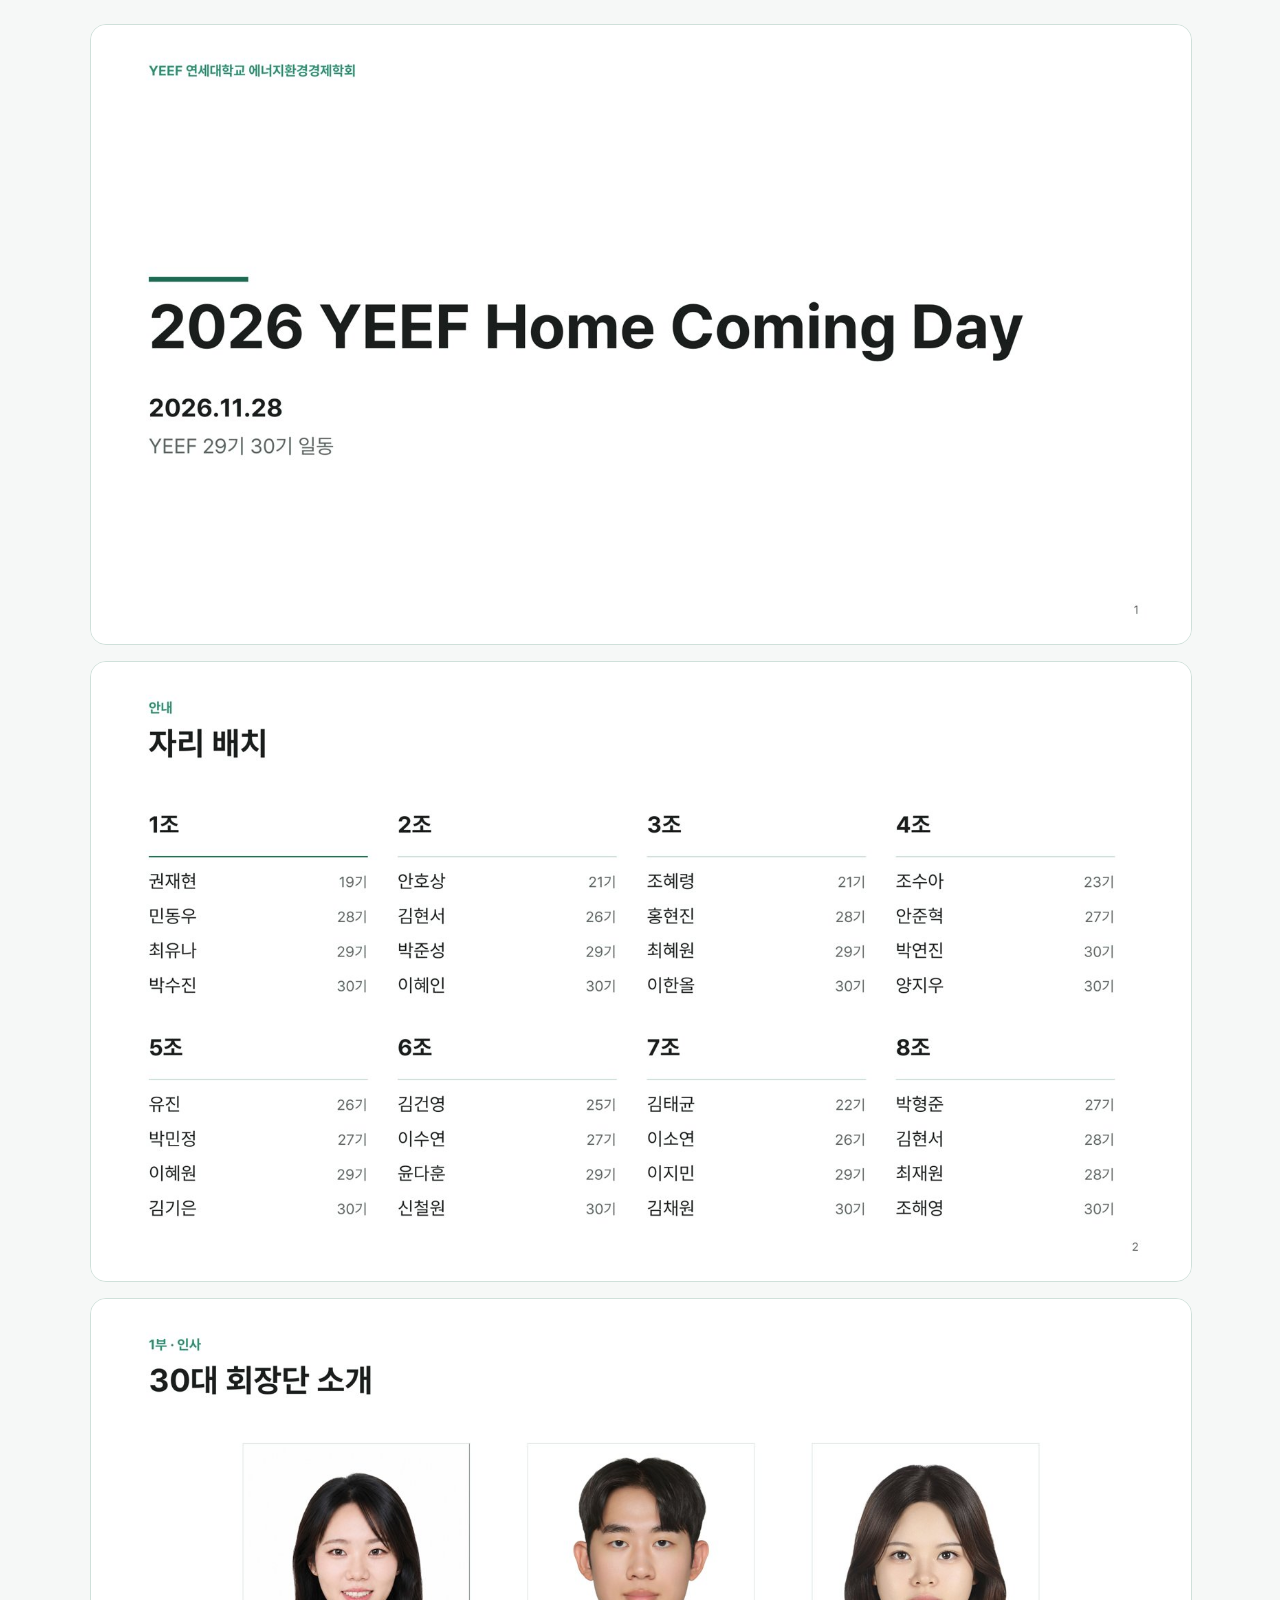
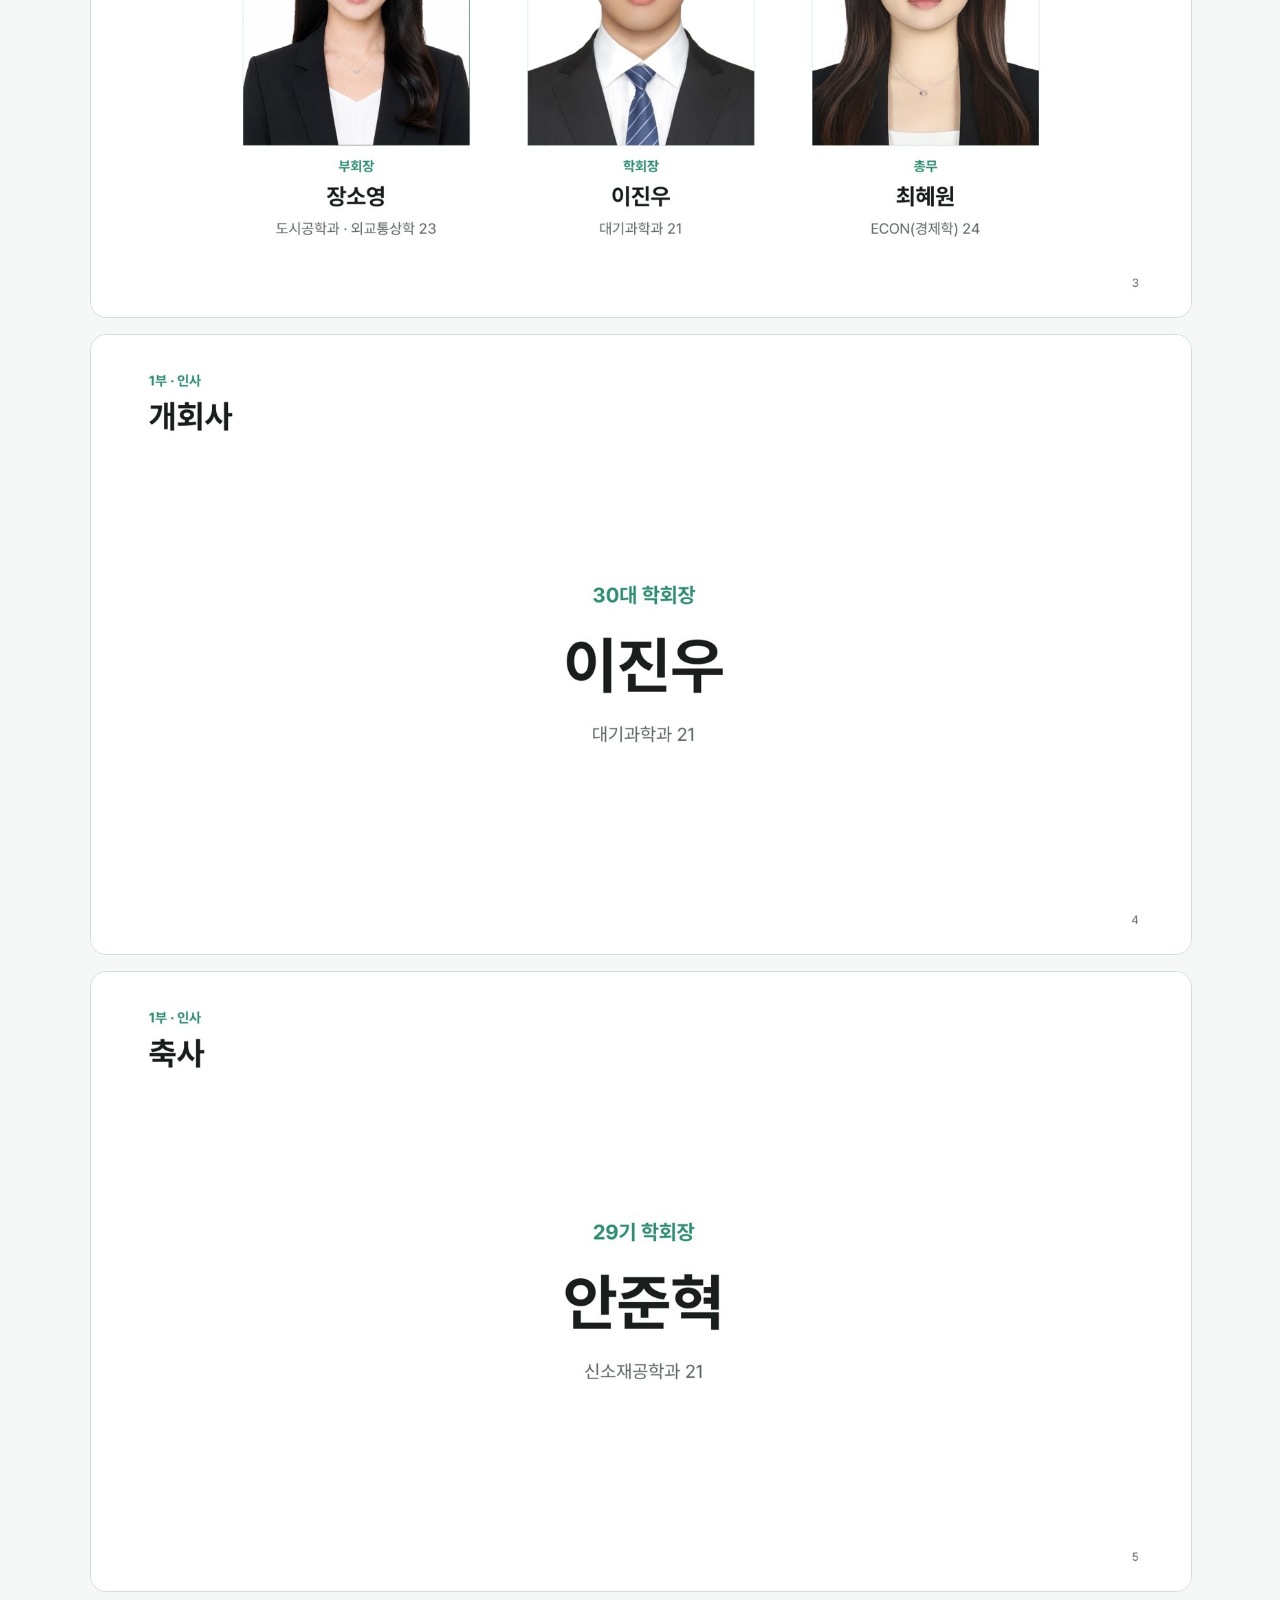
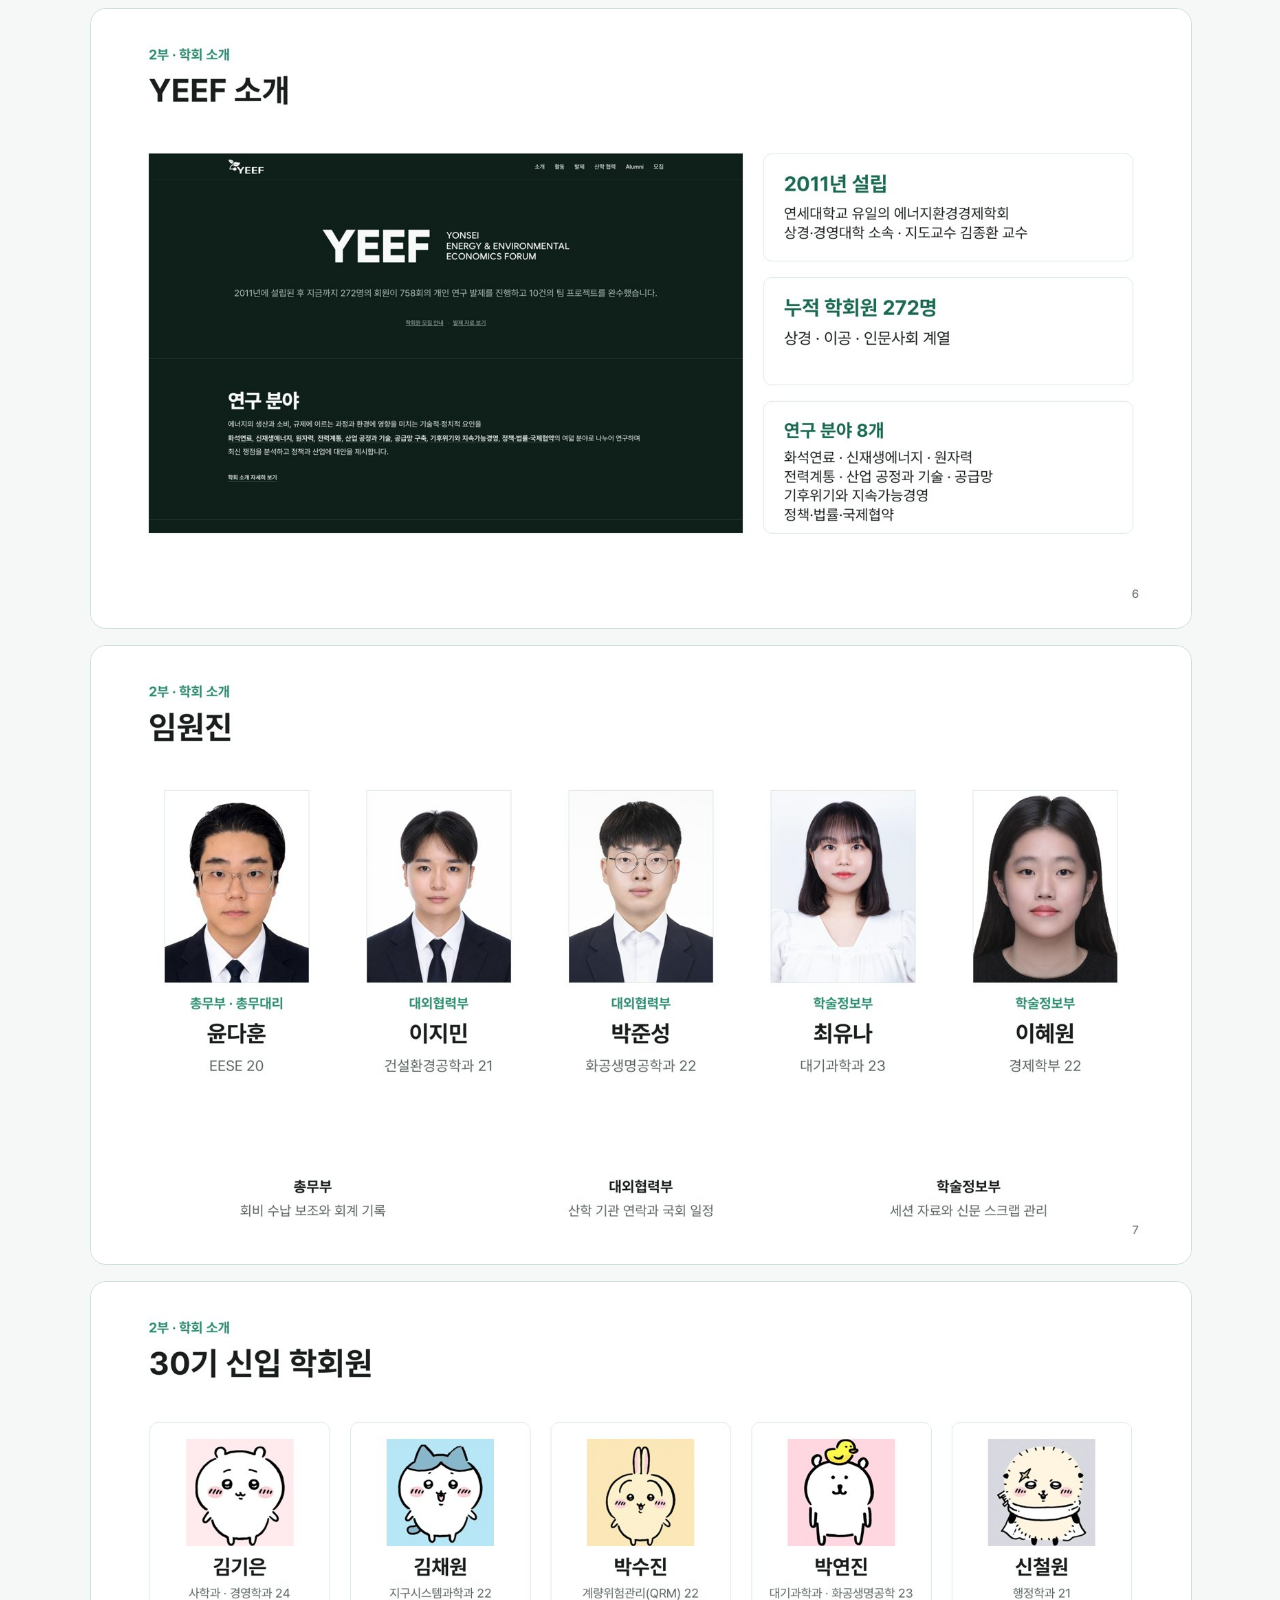
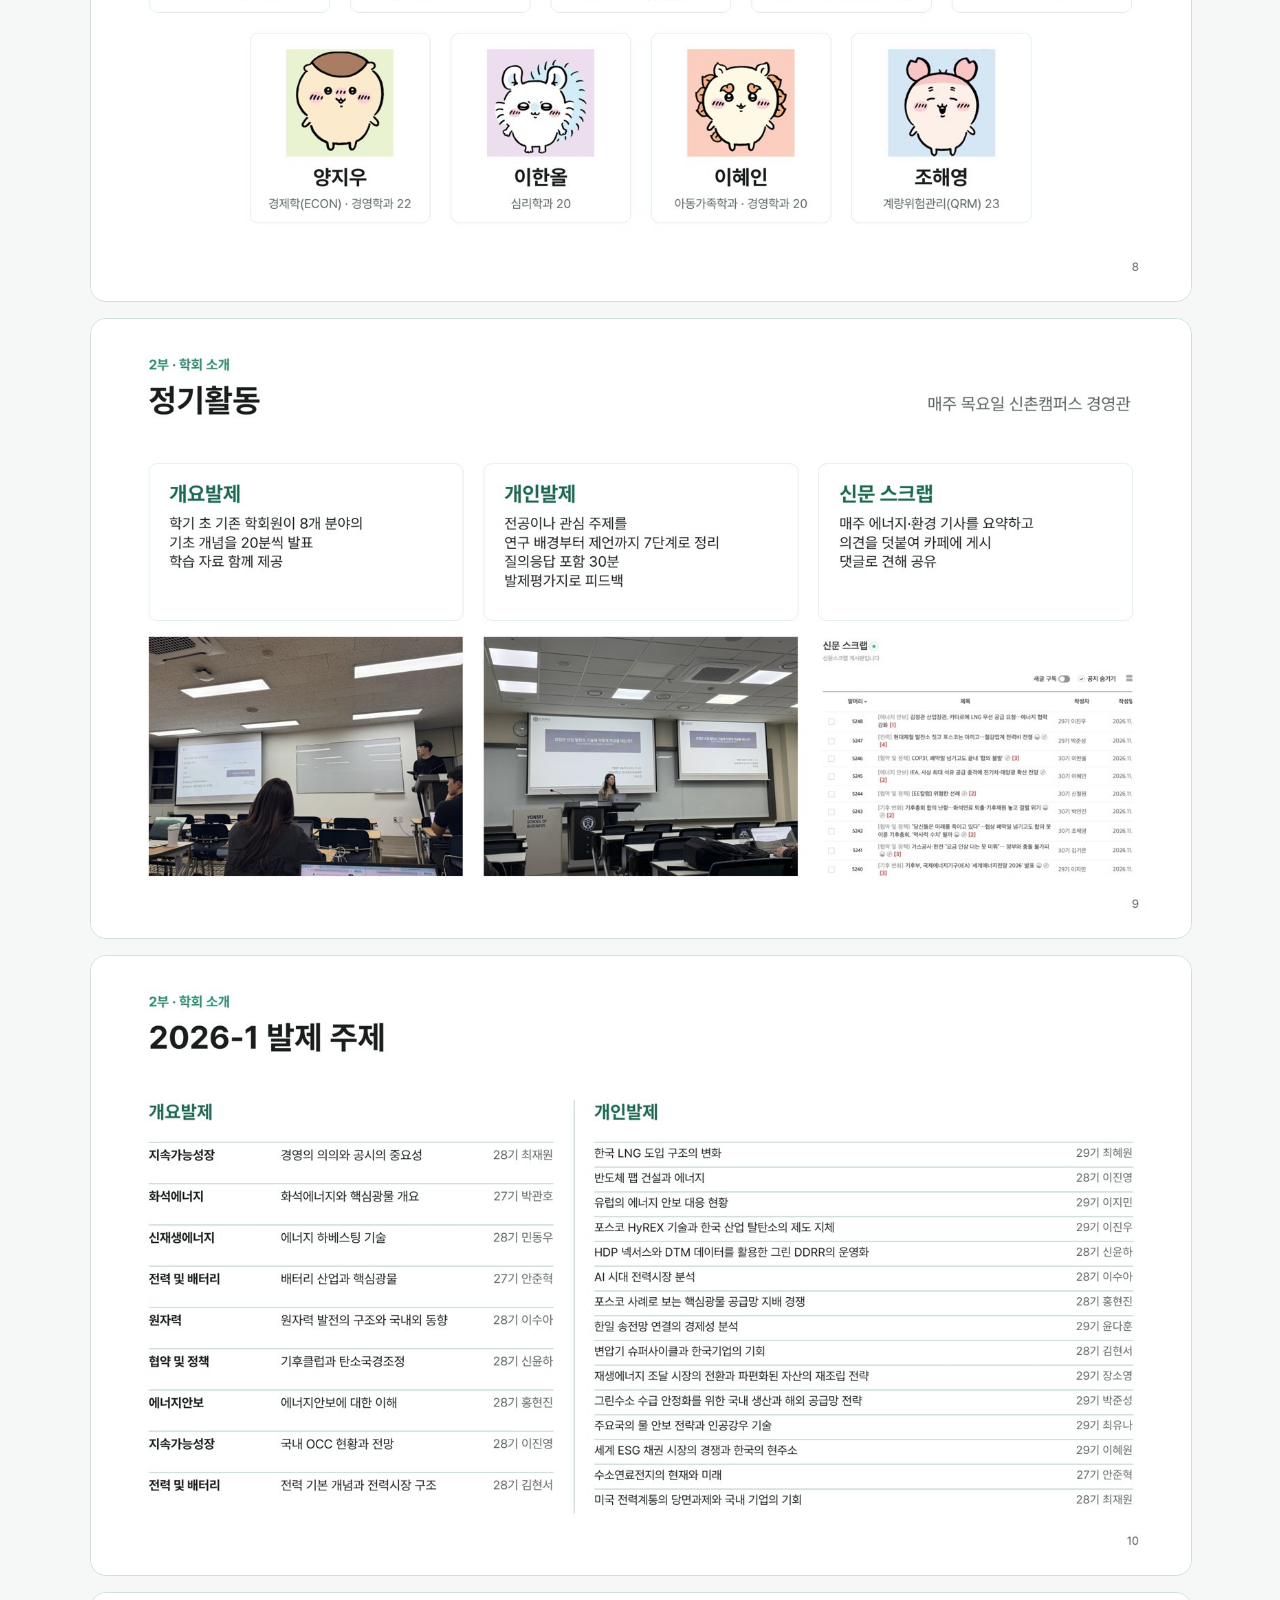
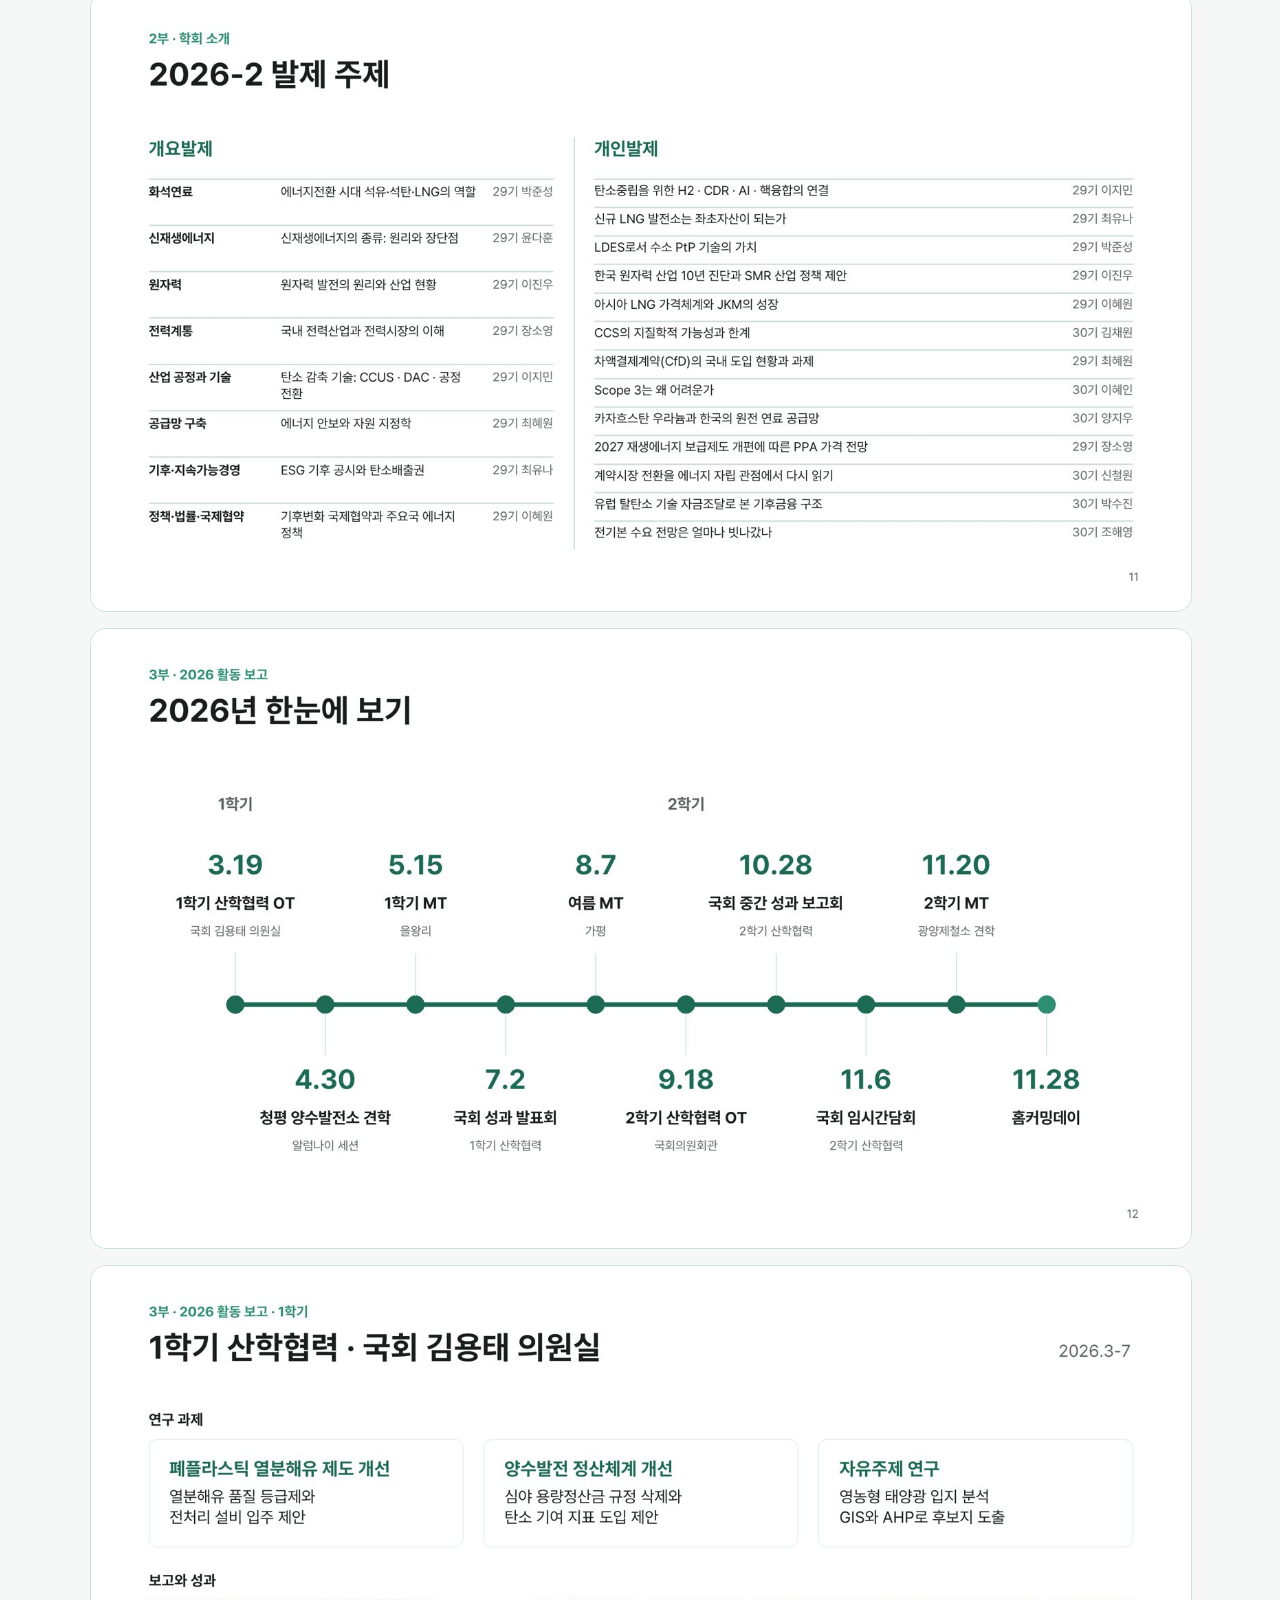
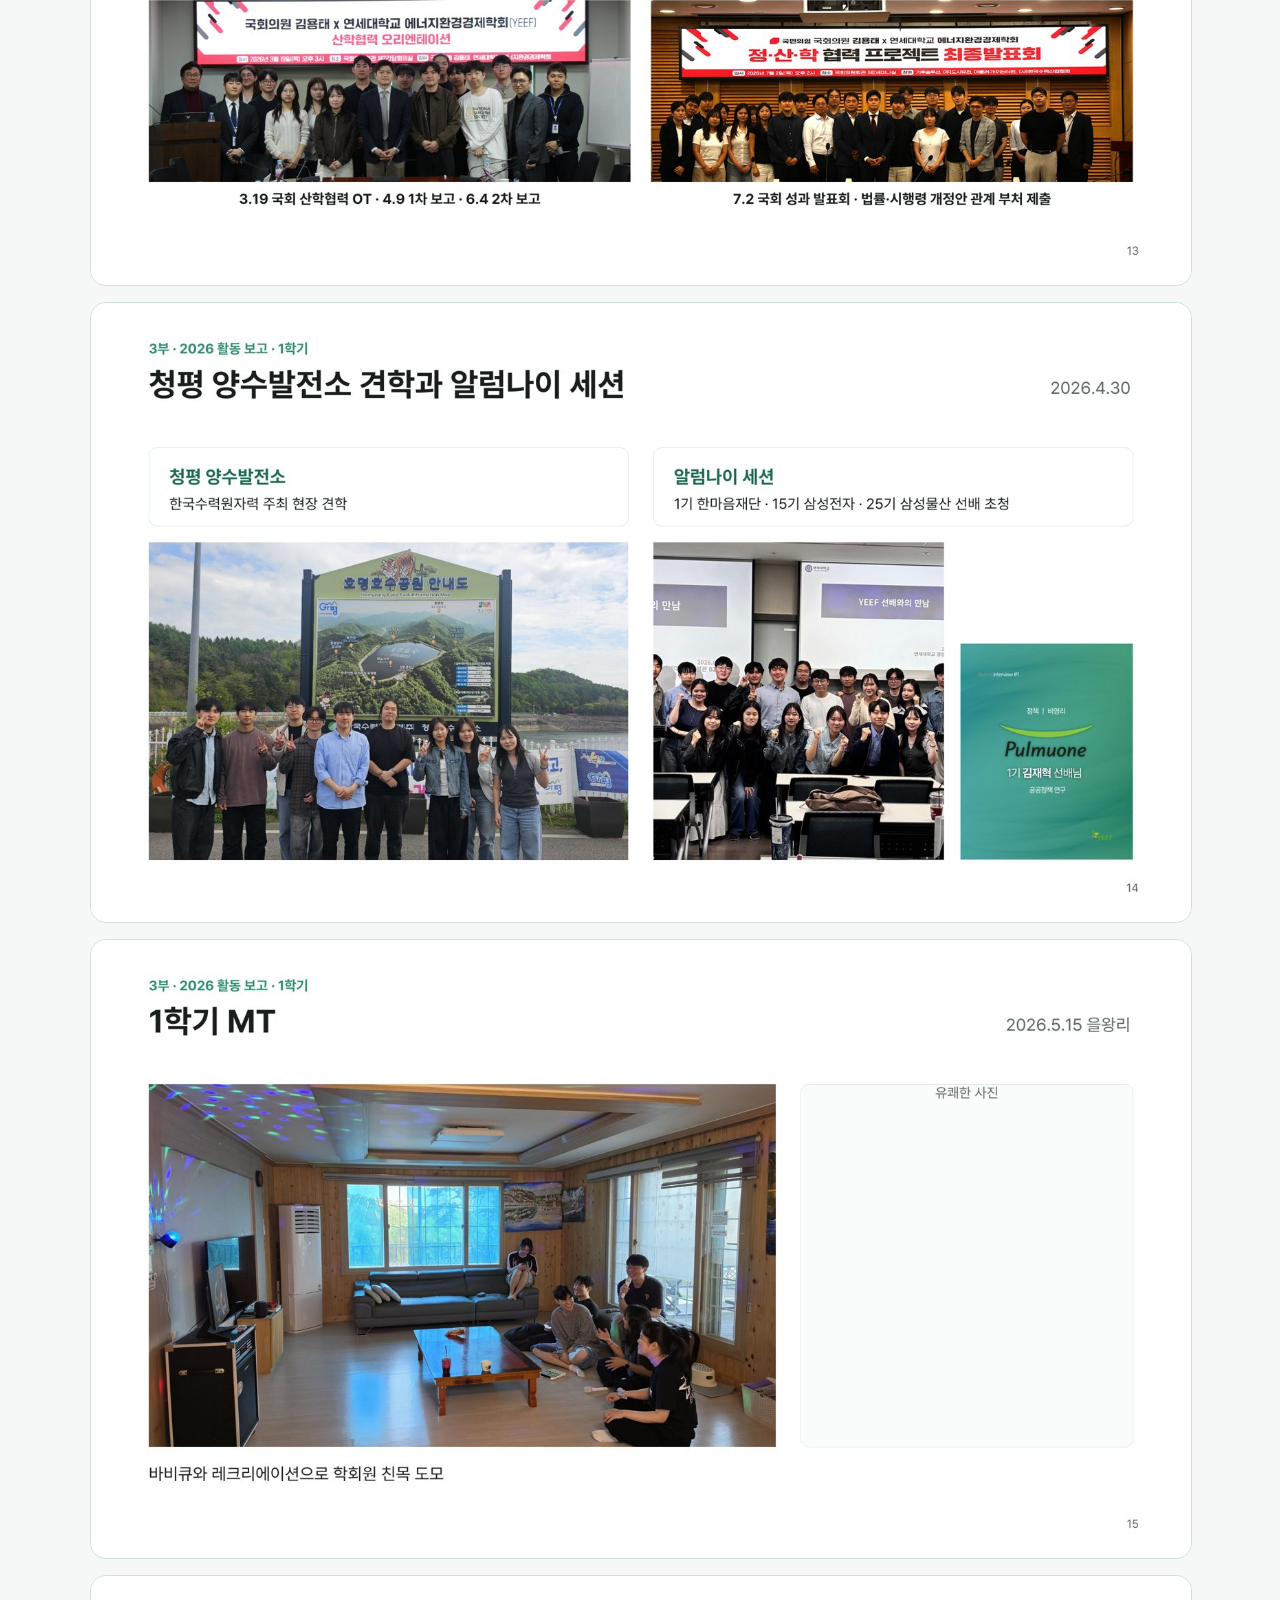
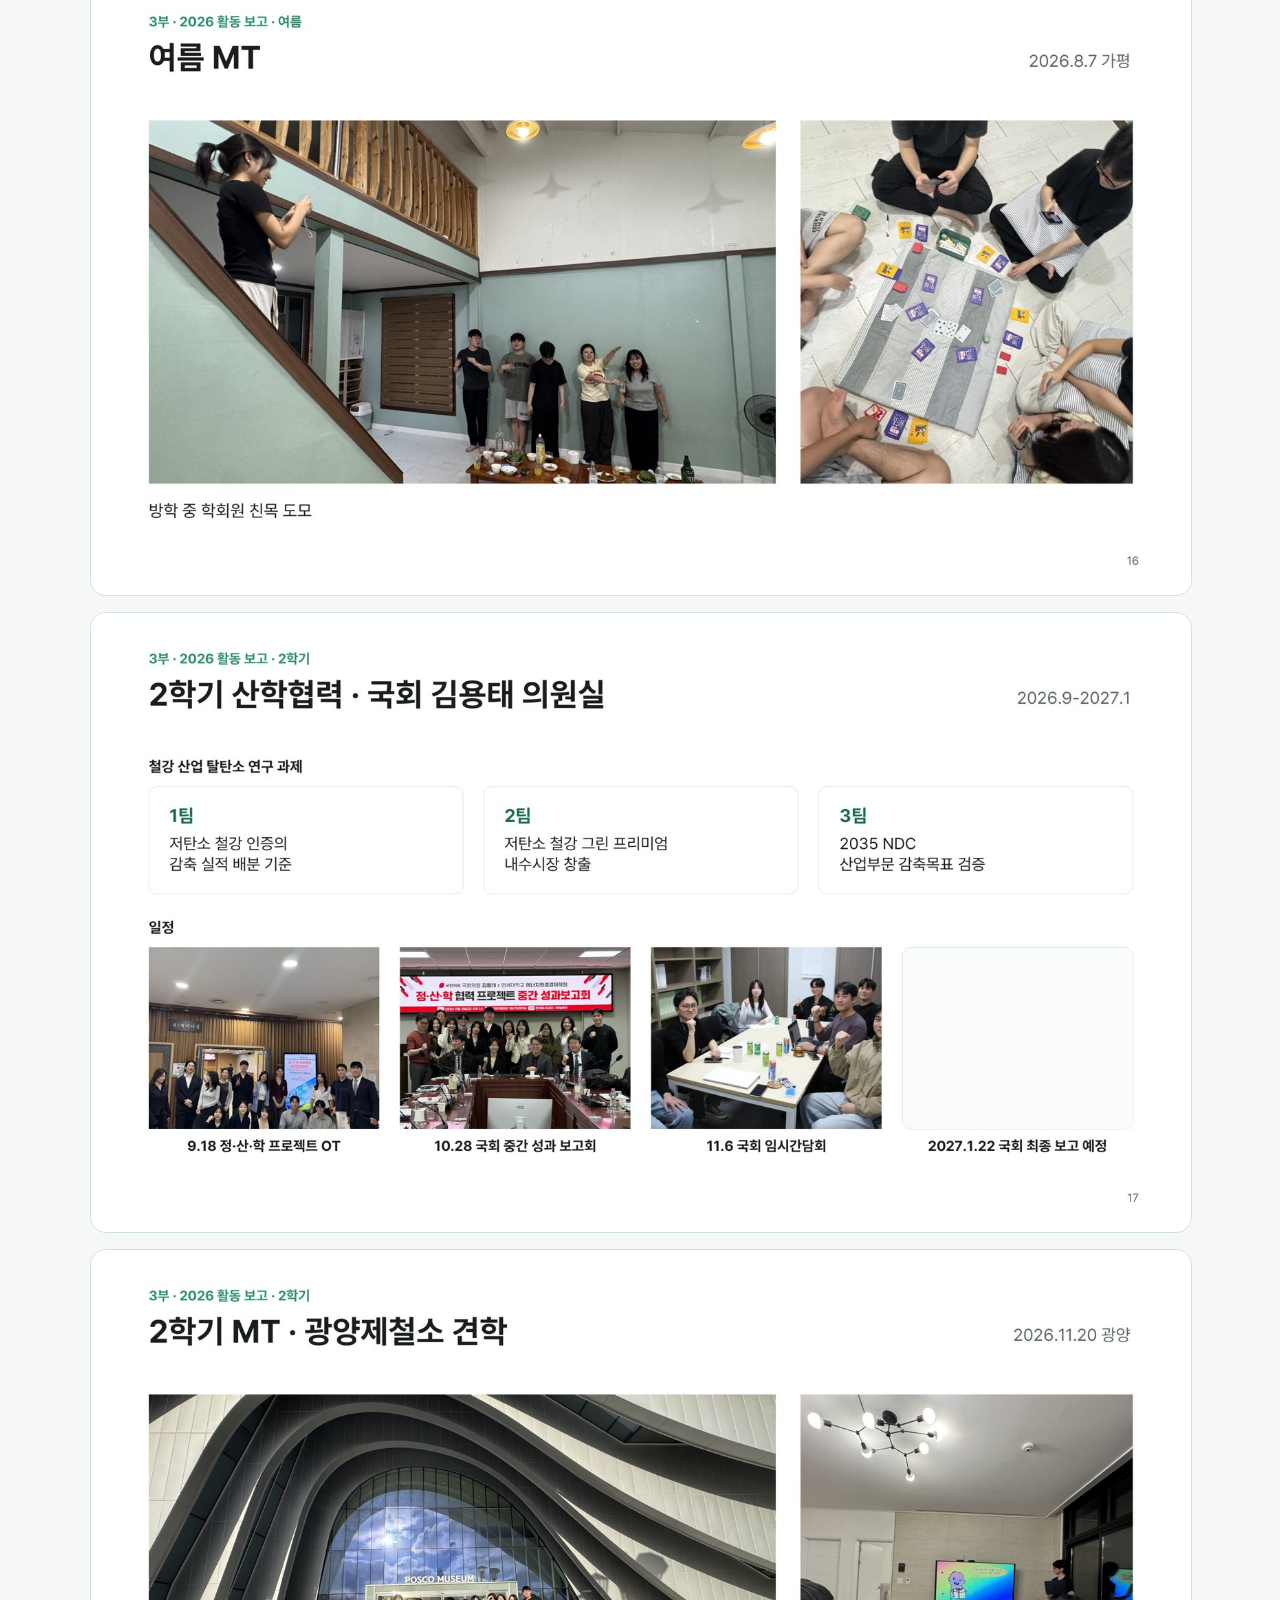
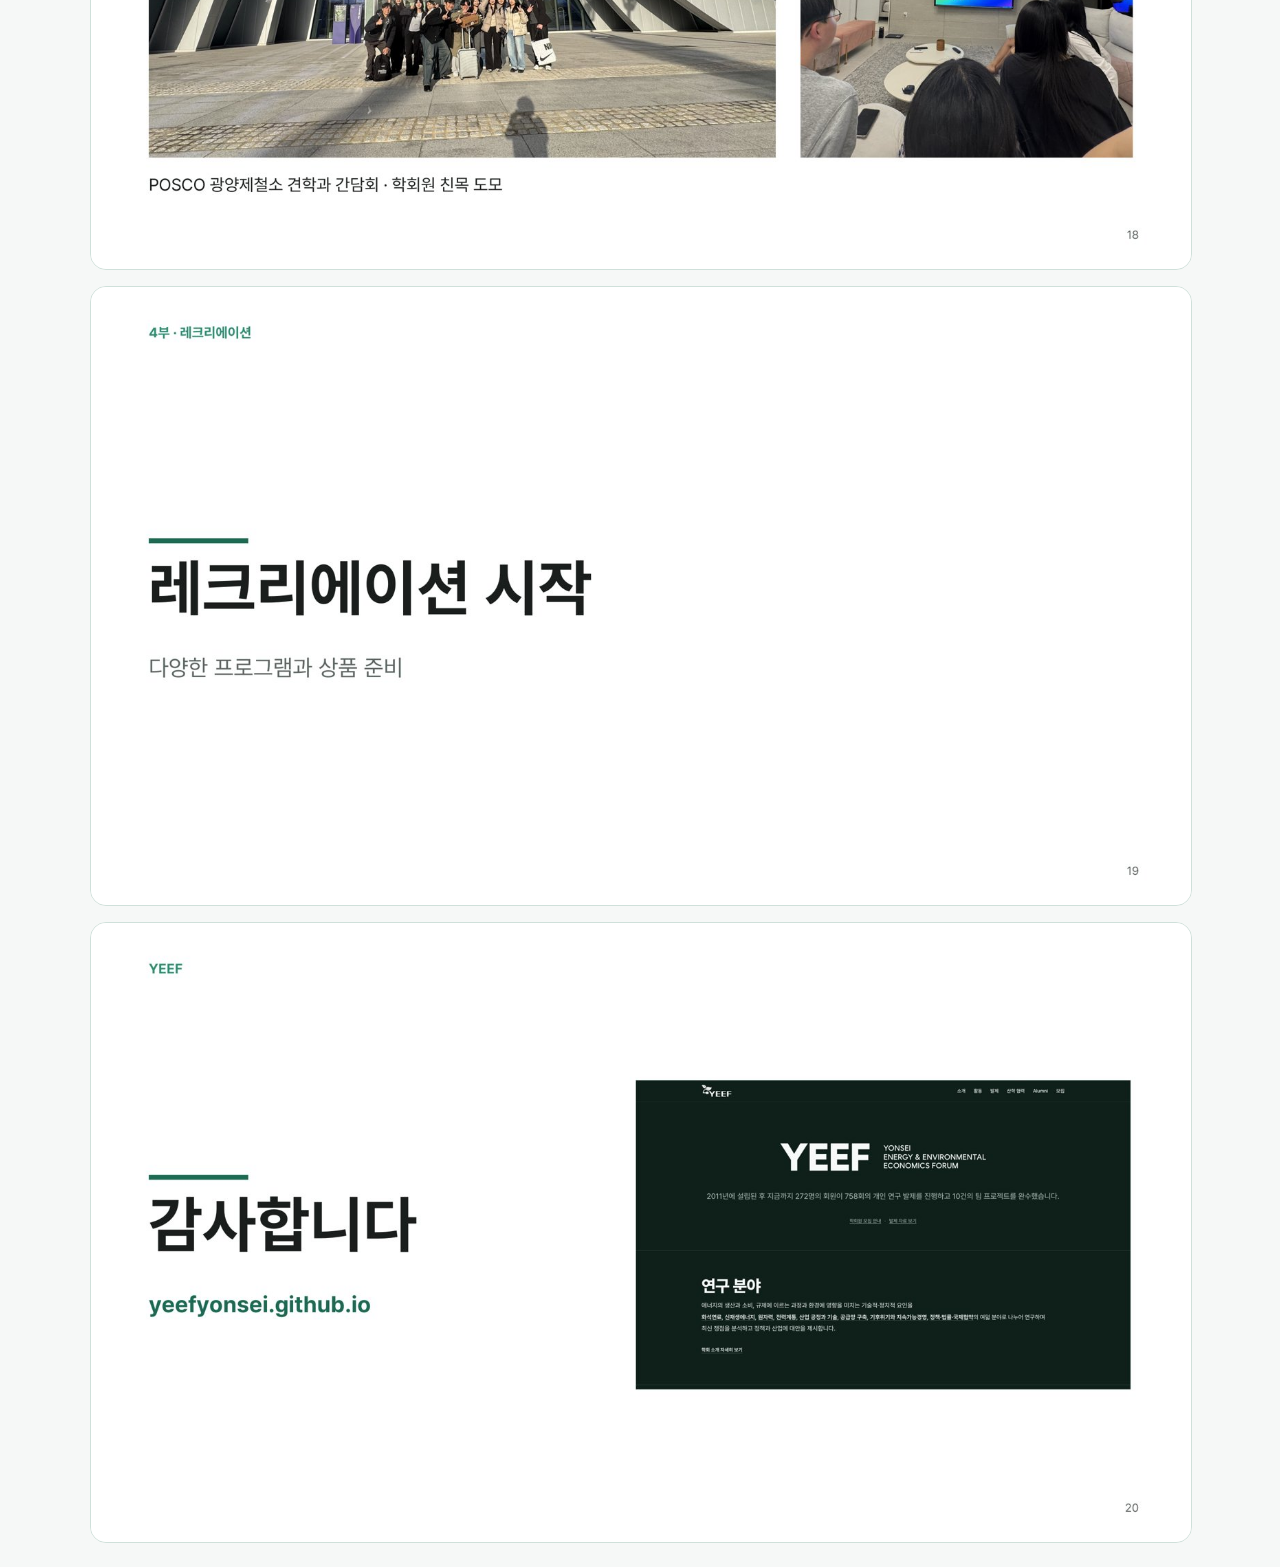
<file: homecoming-2026/index.html>
<!doctype html><html lang="ko"><head><meta charset="utf-8"><meta name="viewport" content="width=device-width,initial-scale=1">
<meta name="robots" content="noindex,nofollow"><title>2026 YEEF Home Coming Day</title>
<style>body{margin:0;background:#F6F8F7;font-family:Pretendard,sans-serif}main{max-width:1100px;margin:0 auto;padding:24px 16px;display:grid;gap:16px}img{width:100%;border:1px solid #CFE0DA;border-radius:16px;display:block}</style>
</head><body><main>
<img src="01.jpg" alt="1쪽" loading="lazy">
<img src="02.jpg" alt="2쪽" loading="lazy">
<img src="03.jpg" alt="3쪽" loading="lazy">
<img src="04.jpg" alt="4쪽" loading="lazy">
<img src="05.jpg" alt="5쪽" loading="lazy">
<img src="06.jpg" alt="6쪽" loading="lazy">
<img src="07.jpg" alt="7쪽" loading="lazy">
<img src="08.jpg" alt="8쪽" loading="lazy">
<img src="09.jpg" alt="9쪽" loading="lazy">
<img src="10.jpg" alt="10쪽" loading="lazy">
<img src="11.jpg" alt="11쪽" loading="lazy">
<img src="12.jpg" alt="12쪽" loading="lazy">
<img src="13.jpg" alt="13쪽" loading="lazy">
<img src="14.jpg" alt="14쪽" loading="lazy">
<img src="15.jpg" alt="15쪽" loading="lazy">
<img src="16.jpg" alt="16쪽" loading="lazy">
<img src="17.jpg" alt="17쪽" loading="lazy">
<img src="18.jpg" alt="18쪽" loading="lazy">
<img src="19.jpg" alt="19쪽" loading="lazy">
<img src="20.jpg" alt="20쪽" loading="lazy">
</main></body></html>
</file>
